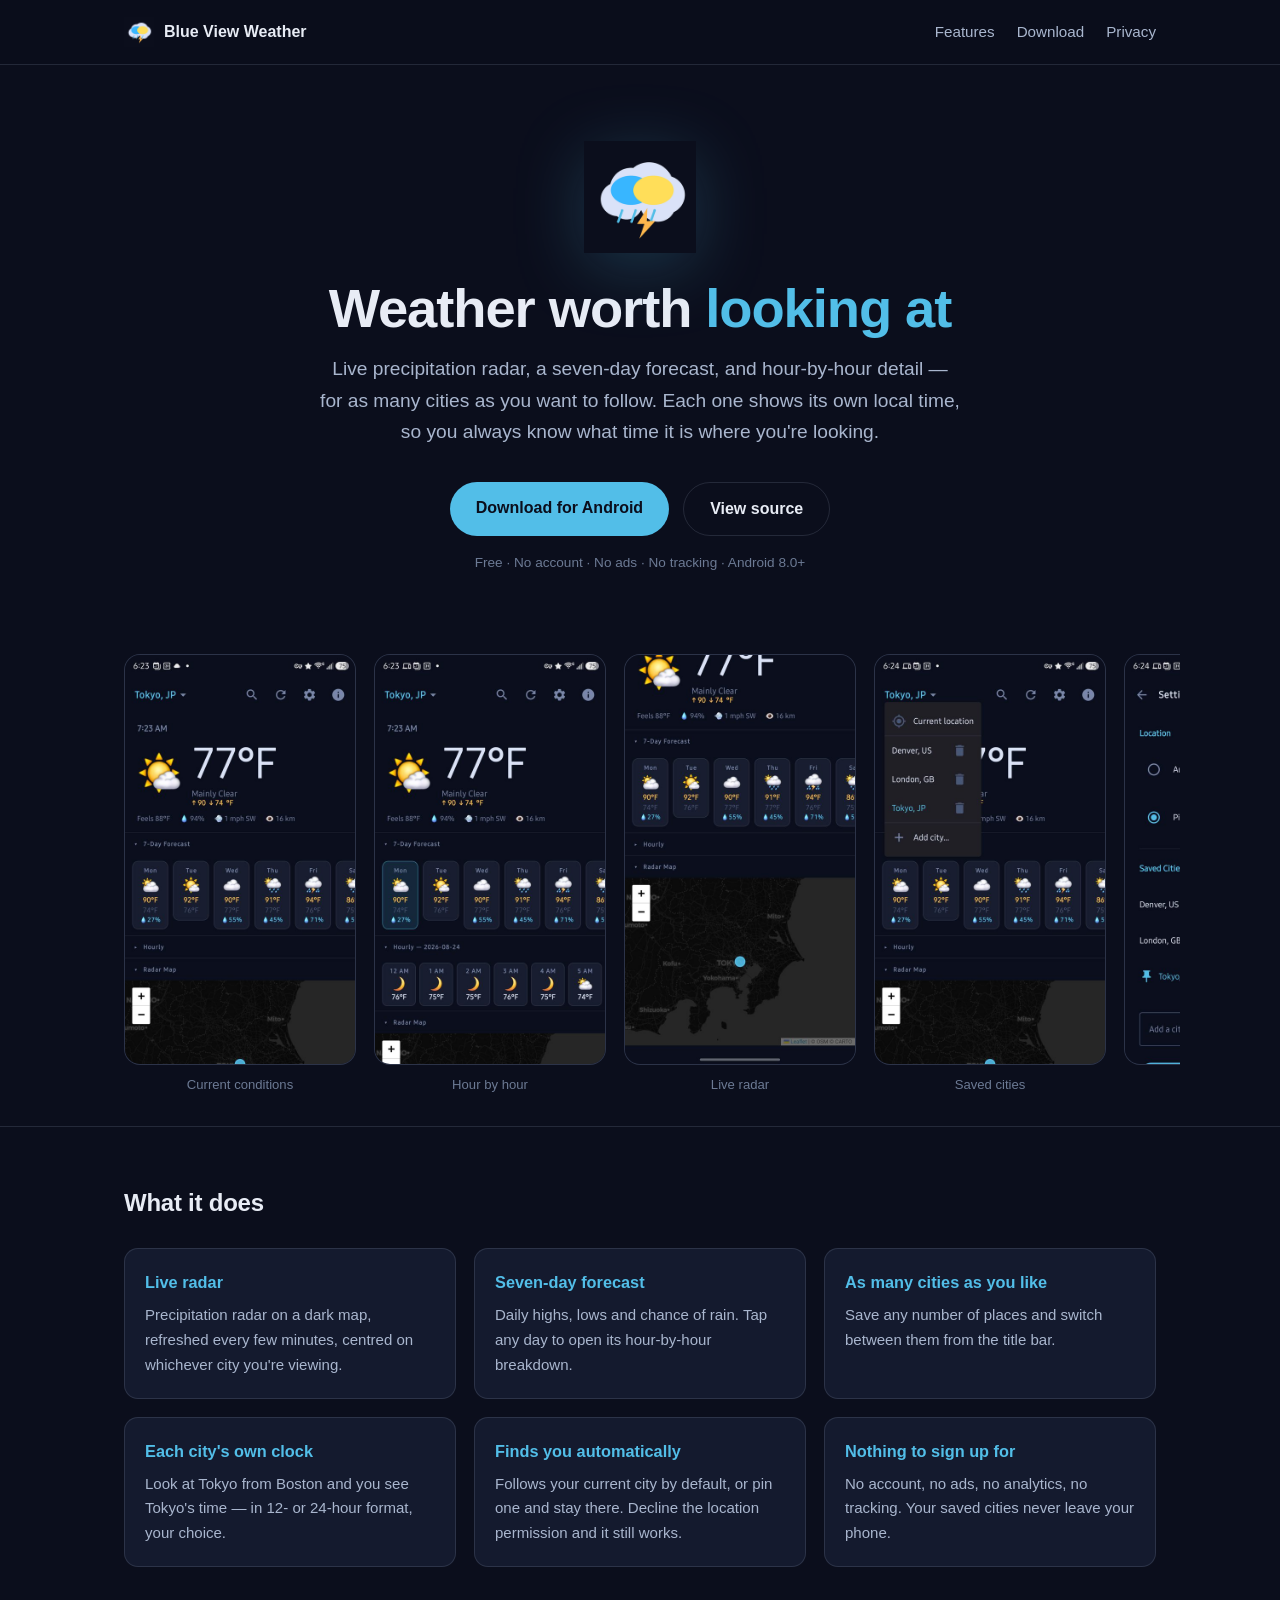
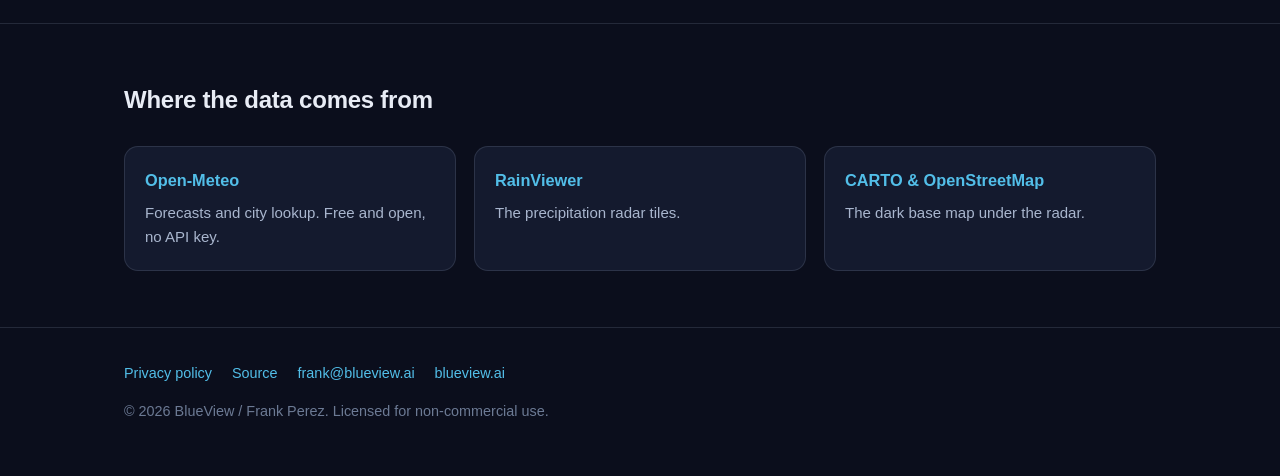
<file: website/index.html>
<!doctype html>
<html lang="en">
<head>
<meta charset="utf-8">
<meta name="viewport" content="width=device-width,initial-scale=1">
<title>Blue View Weather — live radar and 7-day forecast for Android</title>
<meta name="description" content="A free Android weather app with live precipitation radar, a 7-day forecast, hourly detail, and as many saved cities as you like — each showing its own local time. No account, no ads, no tracking.">
<link rel="icon" href="assets/icon.png">
<link rel="apple-touch-icon" href="assets/icon.png">
<link rel="stylesheet" href="assets/site.css">
<meta property="og:title" content="Blue View Weather">
<meta property="og:description" content="Live radar, 7-day forecast, saved cities with their own local time. Free, no ads, no tracking.">
<meta property="og:type" content="website">
<meta property="og:url" content="https://weather.blueview.ai/">
<meta property="og:image" content="https://weather.blueview.ai/assets/icon.png">
<meta name="theme-color" content="#0B0E1C">
</head>
<body>

<header class="top">
  <div class="wrap">
    <a class="brand" href="./"><img src="assets/icon.png" alt=""> Blue View Weather</a>
    <nav>
      <a href="#features">Features</a>
      <a href="#download">Download</a>
      <a href="privacy/">Privacy</a>
    </nav>
  </div>
</header>

<main>
  <div class="hero wrap">
    <img class="icon" src="assets/icon.png" alt="Blue View Weather app icon">
    <h1>Weather worth <span>looking at</span></h1>
    <p class="lede">
      Live precipitation radar, a seven-day forecast, and hour-by-hour detail —
      for as many cities as you want to follow. Each one shows its own local time,
      so you always know what time it is where you're looking.
    </p>
    <div class="cta" id="download">
      <a class="btn btn-primary" href="https://github.com/frank-blueview-ai/Blue-View-Ai-Weather/releases/latest">Download for Android</a>
      <a class="btn btn-ghost" href="https://github.com/frank-blueview-ai/Blue-View-Ai-Weather">View source</a>
    </div>
    <p class="note">Free · No account · No ads · No tracking · Android 8.0+</p>
  </div>

  <div class="shots">
    <figure><img src="assets/screenshots/current.jpg" alt="Current conditions for Tokyo showing 77 degrees and the local time" loading="lazy" width="540" height="960"><figcaption>Current conditions</figcaption></figure>
    <figure><img src="assets/screenshots/hourly.jpg" alt="Hour-by-hour breakdown for the selected day" loading="lazy" width="540" height="960"><figcaption>Hour by hour</figcaption></figure>
    <figure><img src="assets/screenshots/radar.jpg" alt="Live precipitation radar over the selected city" loading="lazy" width="540" height="960"><figcaption>Live radar</figcaption></figure>
    <figure><img src="assets/screenshots/cities.jpg" alt="City switcher listing saved cities" loading="lazy" width="540" height="960"><figcaption>Saved cities</figcaption></figure>
    <figure><img src="assets/screenshots/settings.jpg" alt="Settings screen with location, units and time format" loading="lazy" width="540" height="960"><figcaption>Settings</figcaption></figure>
  </div>

  <section id="features">
    <div class="wrap">
      <h2>What it does</h2>
      <div class="grid">
        <div class="card"><h3>Live radar</h3><p>Precipitation radar on a dark map, refreshed every few minutes, centred on whichever city you're viewing.</p></div>
        <div class="card"><h3>Seven-day forecast</h3><p>Daily highs, lows and chance of rain. Tap any day to open its hour-by-hour breakdown.</p></div>
        <div class="card"><h3>As many cities as you like</h3><p>Save any number of places and switch between them from the title bar.</p></div>
        <div class="card"><h3>Each city's own clock</h3><p>Look at Tokyo from Boston and you see Tokyo's time — in 12- or 24-hour format, your choice.</p></div>
        <div class="card"><h3>Finds you automatically</h3><p>Follows your current city by default, or pin one and stay there. Decline the location permission and it still works.</p></div>
        <div class="card"><h3>Nothing to sign up for</h3><p>No account, no ads, no analytics, no tracking. Your saved cities never leave your phone.</p></div>
      </div>
    </div>
  </section>

  <section>
    <div class="wrap">
      <h2>Where the data comes from</h2>
      <div class="grid">
        <div class="card"><h3><a href="https://open-meteo.com">Open-Meteo</a></h3><p>Forecasts and city lookup. Free and open, no API key.</p></div>
        <div class="card"><h3><a href="https://rainviewer.com">RainViewer</a></h3><p>The precipitation radar tiles.</p></div>
        <div class="card"><h3><a href="https://carto.com">CARTO</a> &amp; <a href="https://openstreetmap.org">OpenStreetMap</a></h3><p>The dark base map under the radar.</p></div>
      </div>
    </div>
  </section>
</main>

<footer>
  <div class="wrap">
    <div class="links">
      <a href="privacy/">Privacy policy</a>
      <a href="https://github.com/frank-blueview-ai/Blue-View-Ai-Weather">Source</a>
      <a href="mailto:frank@blueview.ai">frank@blueview.ai</a>
      <a href="https://blueview.ai">blueview.ai</a>
    </div>
    <div>&copy; 2026 BlueView / Frank Perez. Licensed for non-commercial use.</div>
  </div>
</footer>

</body>
</html>
</file>
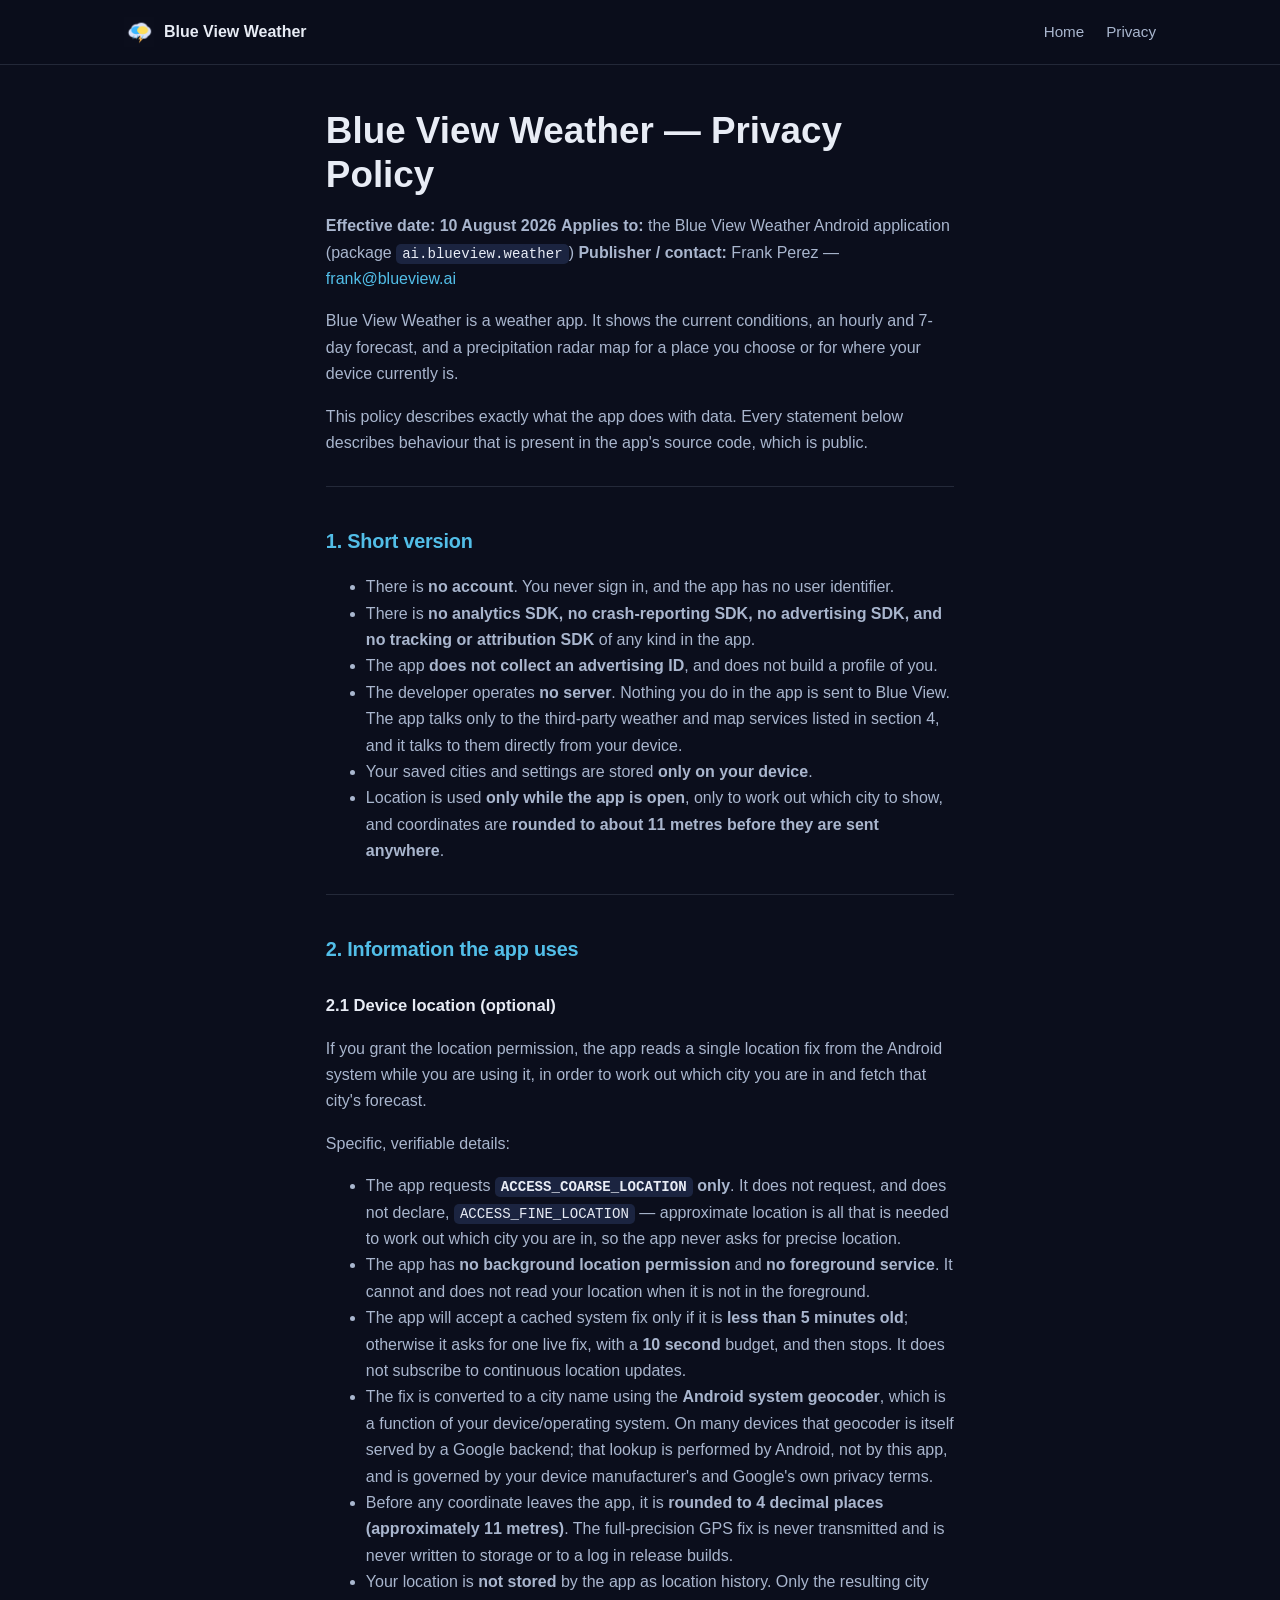
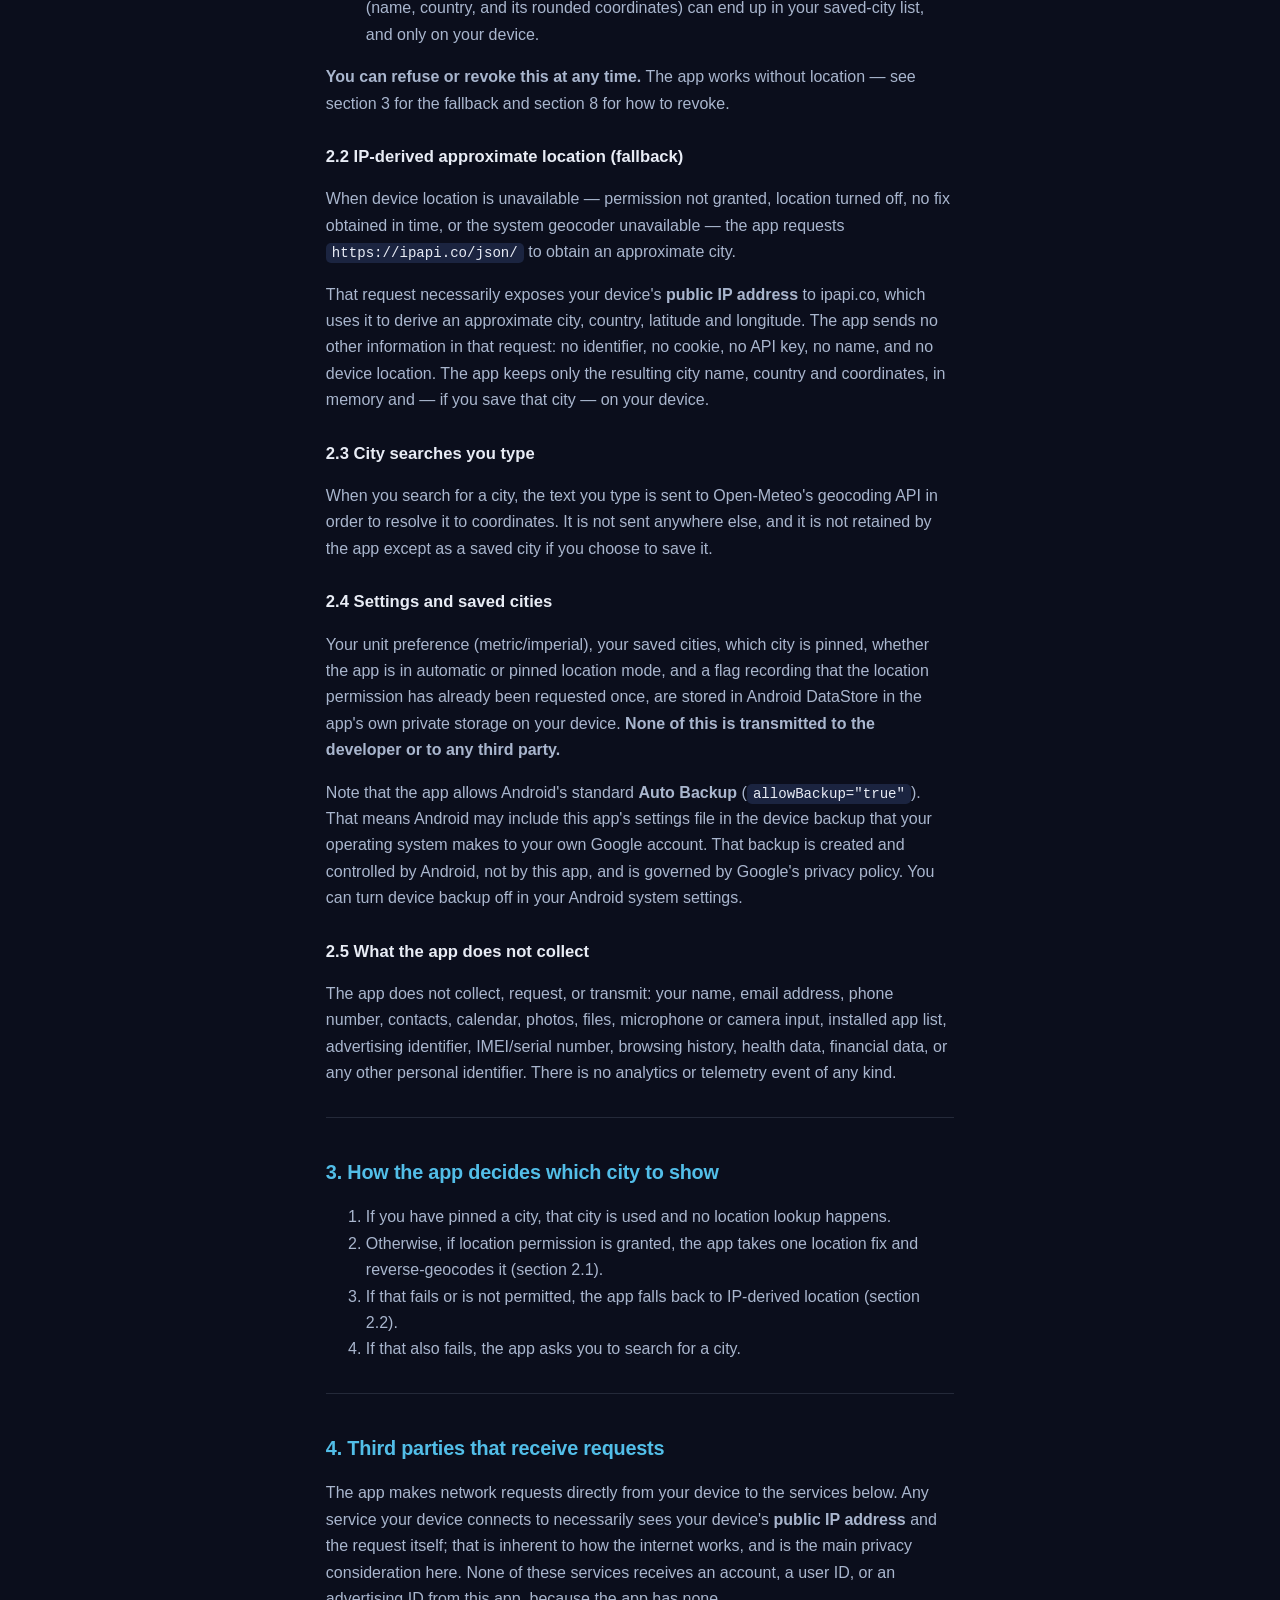
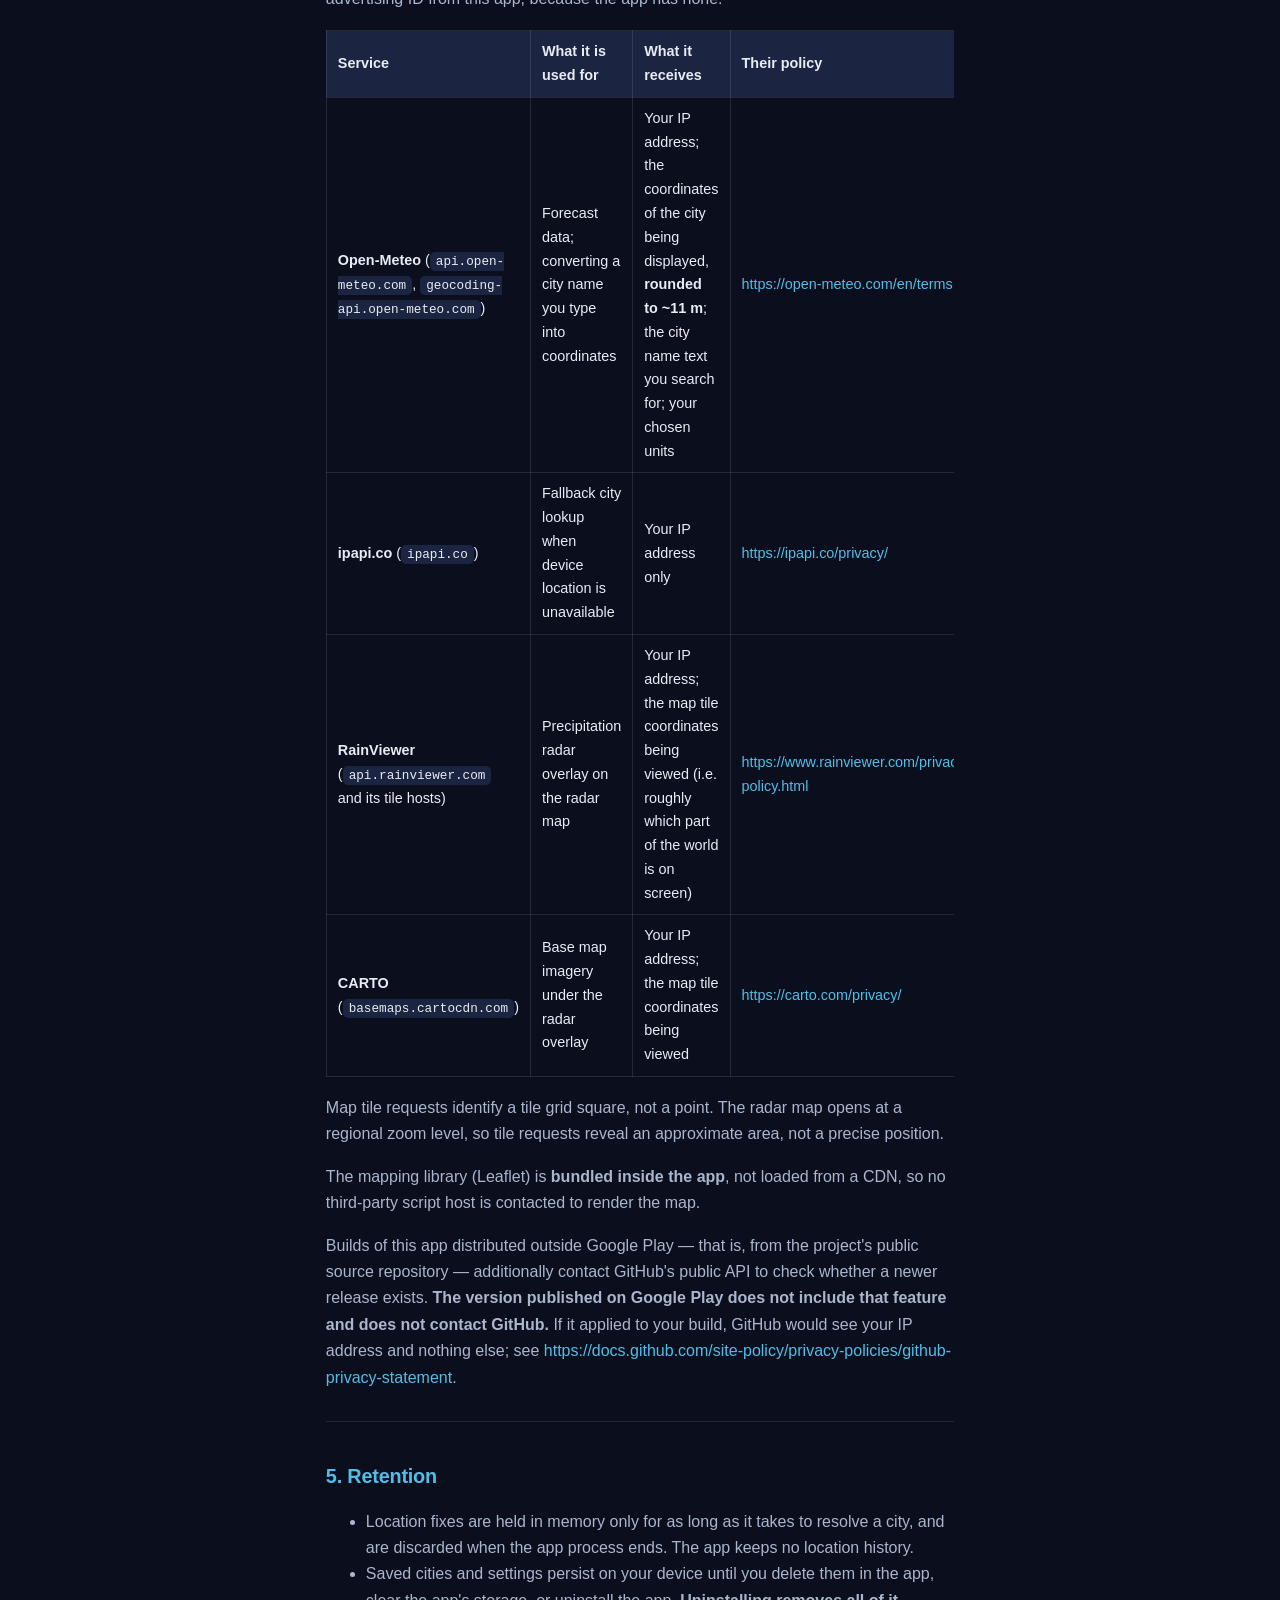
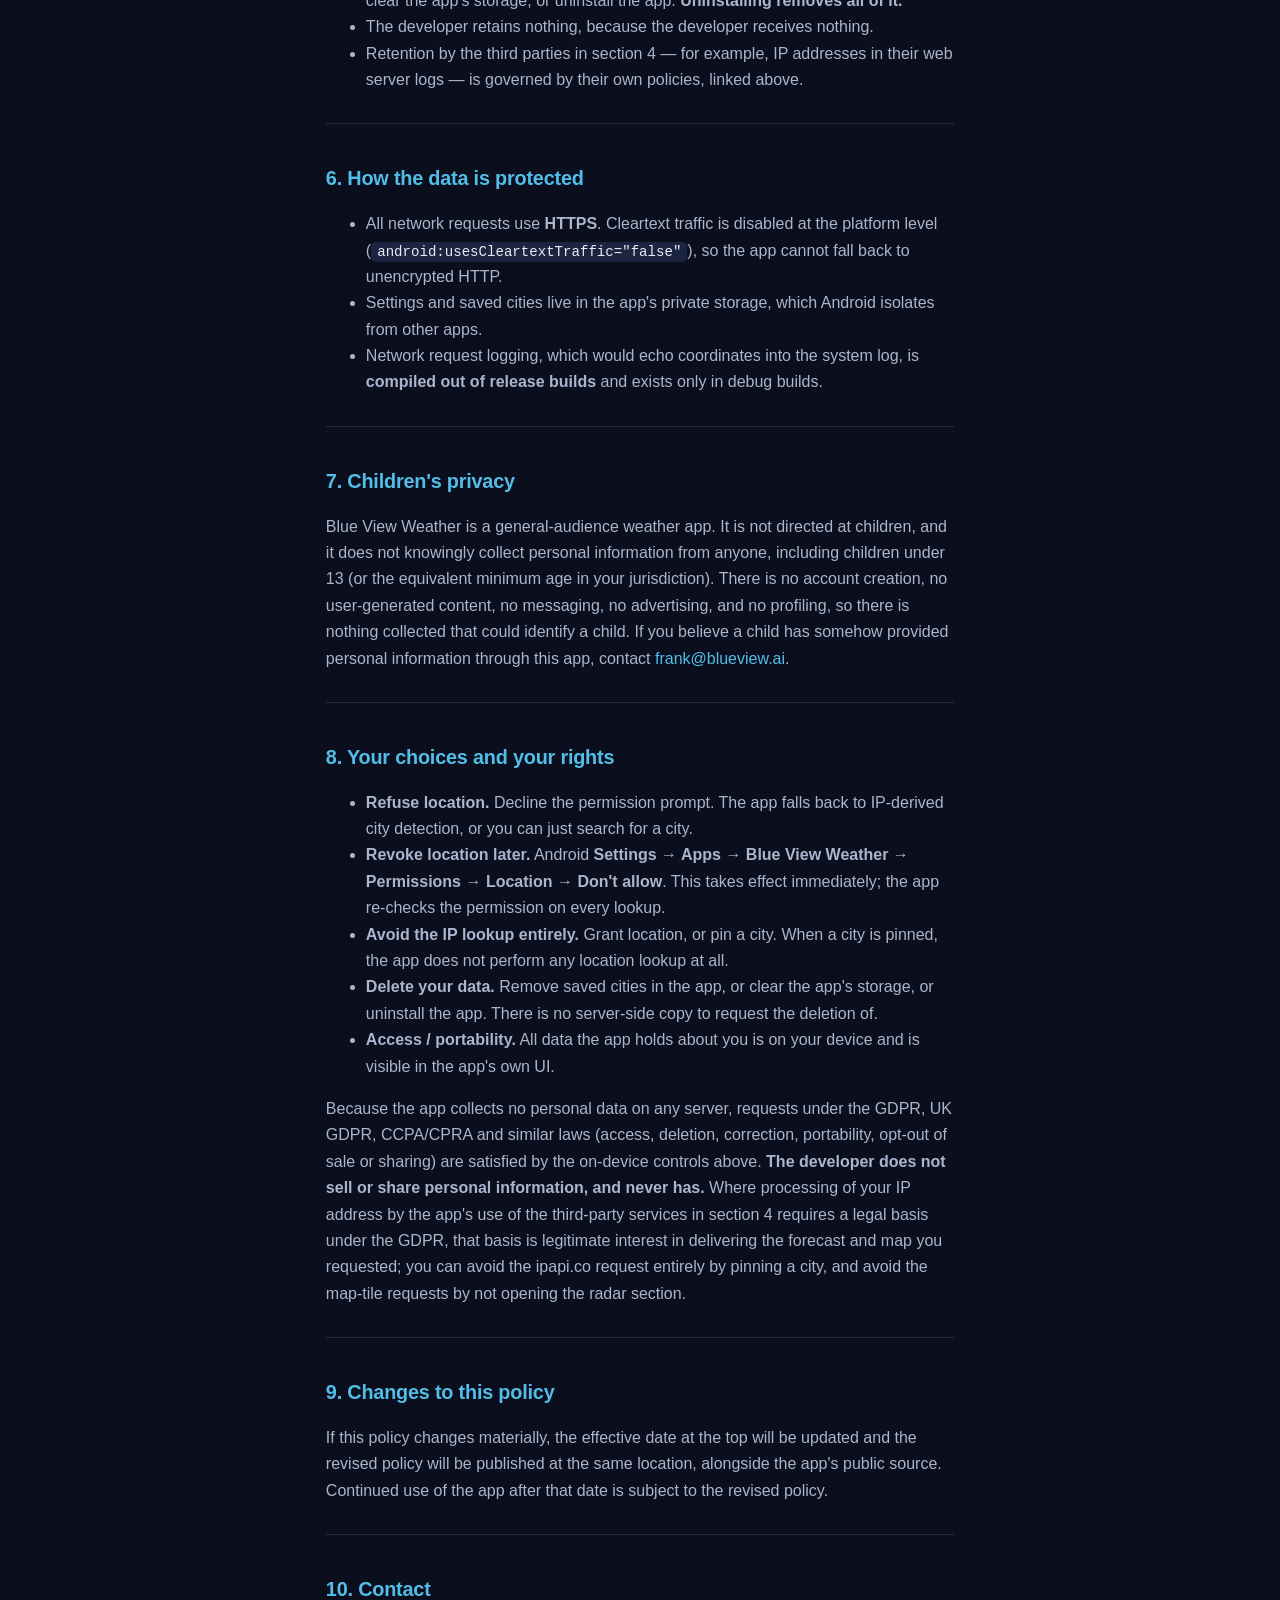
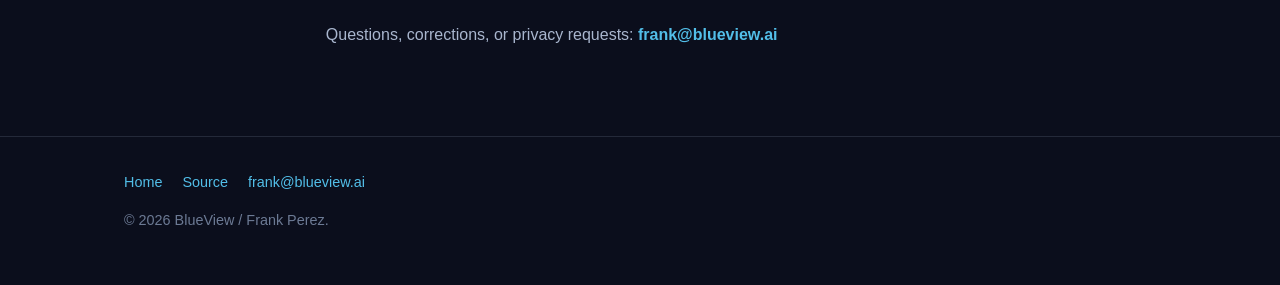
<file: website/privacy/index.html>
<!doctype html>
<html lang="en">
<head>
<meta charset="utf-8">
<meta name="viewport" content="width=device-width,initial-scale=1">
<title>Blue View Weather — Privacy Policy</title>
<meta name="description" content="How the Blue View Weather Android app handles location and other data.">
<link rel="icon" href="../assets/icon.png">
<link rel="stylesheet" href="../assets/site.css">
<meta name="theme-color" content="#0B0E1C">
<meta name="robots" content="index,follow">
</head>
<body>

<header class="top">
  <div class="wrap">
    <a class="brand" href="../"><img src="../assets/icon.png" alt=""> Blue View Weather</a>
    <nav><a href="../">Home</a><a href="./">Privacy</a></nav>
  </div>
</header>

<main class="prose">
<h1 id="blue-view-weather-privacy-policy">Blue View Weather — Privacy Policy</h1>
<p><strong>Effective date: 10 August 2026</strong>
<strong>Applies to:</strong> the Blue View Weather Android application (package <code>ai.blueview.weather</code>)
<strong>Publisher / contact:</strong> Frank Perez — <a href="&#109;&#97;&#105;&#108;&#116;&#111;&#58;&#102;&#114;&#97;&#110;&#107;&#64;&#98;&#108;&#117;&#101;&#118;&#105;&#101;&#119;&#46;&#97;&#105;">&#102;&#114;&#97;&#110;&#107;&#64;&#98;&#108;&#117;&#101;&#118;&#105;&#101;&#119;&#46;&#97;&#105;</a></p>
<p>Blue View Weather is a weather app. It shows the current conditions, an hourly and
7-day forecast, and a precipitation radar map for a place you choose or for where
your device currently is.</p>
<p>This policy describes exactly what the app does with data. Every statement below
describes behaviour that is present in the app's source code, which is public.</p>
<hr />
<h2 id="1-short-version">1. Short version</h2>
<ul>
<li>There is <strong>no account</strong>. You never sign in, and the app has no user identifier.</li>
<li>There is <strong>no analytics SDK, no crash-reporting SDK, no advertising SDK, and no
  tracking or attribution SDK</strong> of any kind in the app.</li>
<li>The app <strong>does not collect an advertising ID</strong>, and does not build a profile of you.</li>
<li>The developer operates <strong>no server</strong>. Nothing you do in the app is sent to Blue
  View. The app talks only to the third-party weather and map services listed in
  section 4, and it talks to them directly from your device.</li>
<li>Your saved cities and settings are stored <strong>only on your device</strong>.</li>
<li>Location is used <strong>only while the app is open</strong>, only to work out which city to
  show, and coordinates are <strong>rounded to about 11 metres before they are sent
  anywhere</strong>.</li>
</ul>
<hr />
<h2 id="2-information-the-app-uses">2. Information the app uses</h2>
<h3 id="21-device-location-optional">2.1 Device location (optional)</h3>
<p>If you grant the location permission, the app reads a single location fix from the
Android system while you are using it, in order to work out which city you are in
and fetch that city's forecast.</p>
<p>Specific, verifiable details:</p>
<ul>
<li>The app requests <strong><code>ACCESS_COARSE_LOCATION</code> only</strong>. It does not request, and does
  not declare, <code>ACCESS_FINE_LOCATION</code> — approximate location is all that is needed to
  work out which city you are in, so the app never asks for precise location.</li>
<li>The app has <strong>no background location permission</strong> and <strong>no foreground service</strong>.
  It cannot and does not read your location when it is not in the foreground.</li>
<li>The app will accept a cached system fix only if it is <strong>less than 5 minutes old</strong>;
  otherwise it asks for one live fix, with a <strong>10 second</strong> budget, and then stops.
  It does not subscribe to continuous location updates.</li>
<li>The fix is converted to a city name using the <strong>Android system geocoder</strong>, which
  is a function of your device/operating system. On many devices that geocoder is
  itself served by a Google backend; that lookup is performed by Android, not by
  this app, and is governed by your device manufacturer's and Google's own privacy
  terms.</li>
<li>Before any coordinate leaves the app, it is <strong>rounded to 4 decimal places
  (approximately 11 metres)</strong>. The full-precision GPS fix is never transmitted and
  is never written to storage or to a log in release builds.</li>
<li>Your location is <strong>not stored</strong> by the app as location history. Only the resulting
  city (name, country, and its rounded coordinates) can end up in your saved-city
  list, and only on your device.</li>
</ul>
<p><strong>You can refuse or revoke this at any time.</strong> The app works without location — see
section 3 for the fallback and section 8 for how to revoke.</p>
<h3 id="22-ip-derived-approximate-location-fallback">2.2 IP-derived approximate location (fallback)</h3>
<p>When device location is unavailable — permission not granted, location turned off,
no fix obtained in time, or the system geocoder unavailable — the app requests
<code>https://ipapi.co/json/</code> to obtain an approximate city.</p>
<p>That request necessarily exposes your device's <strong>public IP address</strong> to ipapi.co,
which uses it to derive an approximate city, country, latitude and longitude. The
app sends no other information in that request: no identifier, no cookie, no API
key, no name, and no device location. The app keeps only the resulting city name,
country and coordinates, in memory and — if you save that city — on your device.</p>
<h3 id="23-city-searches-you-type">2.3 City searches you type</h3>
<p>When you search for a city, the text you type is sent to Open-Meteo's geocoding API
in order to resolve it to coordinates. It is not sent anywhere else, and it is not
retained by the app except as a saved city if you choose to save it.</p>
<h3 id="24-settings-and-saved-cities">2.4 Settings and saved cities</h3>
<p>Your unit preference (metric/imperial), your saved cities, which city is pinned,
whether the app is in automatic or pinned location mode, and a flag recording that
the location permission has already been requested once, are stored in Android
DataStore in the app's own private storage on your device. <strong>None of this is
transmitted to the developer or to any third party.</strong></p>
<p>Note that the app allows Android's standard <strong>Auto Backup</strong> (<code>allowBackup="true"</code>).
That means Android may include this app's settings file in the device backup that
your operating system makes to your own Google account. That backup is created and
controlled by Android, not by this app, and is governed by Google's privacy policy.
You can turn device backup off in your Android system settings.</p>
<h3 id="25-what-the-app-does-not-collect">2.5 What the app does <strong>not</strong> collect</h3>
<p>The app does not collect, request, or transmit: your name, email address, phone
number, contacts, calendar, photos, files, microphone or camera input, installed
app list, advertising identifier, IMEI/serial number, browsing history, health data,
financial data, or any other personal identifier. There is no analytics or telemetry
event of any kind.</p>
<hr />
<h2 id="3-how-the-app-decides-which-city-to-show">3. How the app decides which city to show</h2>
<ol>
<li>If you have pinned a city, that city is used and no location lookup happens.</li>
<li>Otherwise, if location permission is granted, the app takes one location fix and
   reverse-geocodes it (section 2.1).</li>
<li>If that fails or is not permitted, the app falls back to IP-derived location
   (section 2.2).</li>
<li>If that also fails, the app asks you to search for a city.</li>
</ol>
<hr />
<h2 id="4-third-parties-that-receive-requests">4. Third parties that receive requests</h2>
<p>The app makes network requests directly from your device to the services below. Any
service your device connects to necessarily sees your device's <strong>public IP address</strong>
and the request itself; that is inherent to how the internet works, and is the main
privacy consideration here. None of these services receives an account, a user ID,
or an advertising ID from this app, because the app has none.</p>
<table>
<thead>
<tr>
<th>Service</th>
<th>What it is used for</th>
<th>What it receives</th>
<th>Their policy</th>
</tr>
</thead>
<tbody>
<tr>
<td><strong>Open-Meteo</strong> (<code>api.open-meteo.com</code>, <code>geocoding-api.open-meteo.com</code>)</td>
<td>Forecast data; converting a city name you type into coordinates</td>
<td>Your IP address; the coordinates of the city being displayed, <strong>rounded to ~11 m</strong>; the city name text you search for; your chosen units</td>
<td><a href="https://open-meteo.com/en/terms">https://open-meteo.com/en/terms</a></td>
</tr>
<tr>
<td><strong>ipapi.co</strong> (<code>ipapi.co</code>)</td>
<td>Fallback city lookup when device location is unavailable</td>
<td>Your IP address only</td>
<td><a href="https://ipapi.co/privacy/">https://ipapi.co/privacy/</a></td>
</tr>
<tr>
<td><strong>RainViewer</strong> (<code>api.rainviewer.com</code> and its tile hosts)</td>
<td>Precipitation radar overlay on the radar map</td>
<td>Your IP address; the map tile coordinates being viewed (i.e. roughly which part of the world is on screen)</td>
<td><a href="https://www.rainviewer.com/privacy-policy.html">https://www.rainviewer.com/privacy-policy.html</a></td>
</tr>
<tr>
<td><strong>CARTO</strong> (<code>basemaps.cartocdn.com</code>)</td>
<td>Base map imagery under the radar overlay</td>
<td>Your IP address; the map tile coordinates being viewed</td>
<td><a href="https://carto.com/privacy/">https://carto.com/privacy/</a></td>
</tr>
</tbody>
</table>
<p>Map tile requests identify a tile grid square, not a point. The radar map opens at a
regional zoom level, so tile requests reveal an approximate area, not a precise
position.</p>
<p>The mapping library (Leaflet) is <strong>bundled inside the app</strong>, not loaded from a CDN,
so no third-party script host is contacted to render the map.</p>
<p>Builds of this app distributed outside Google Play — that is, from the project's
public source repository — additionally contact GitHub's public API to check whether
a newer release exists. <strong>The version published on Google Play does not include that
feature and does not contact GitHub.</strong> If it applied to your build, GitHub would see
your IP address and nothing else; see <a href="https://docs.github.com/site-policy/privacy-policies/github-privacy-statement">https://docs.github.com/site-policy/privacy-policies/github-privacy-statement</a>.</p>
<hr />
<h2 id="5-retention">5. Retention</h2>
<ul>
<li>Location fixes are held in memory only for as long as it takes to resolve a city,
  and are discarded when the app process ends. The app keeps no location history.</li>
<li>Saved cities and settings persist on your device until you delete them in the app,
  clear the app's storage, or uninstall the app. <strong>Uninstalling removes all of it.</strong></li>
<li>The developer retains nothing, because the developer receives nothing.</li>
<li>Retention by the third parties in section 4 — for example, IP addresses in their
  web server logs — is governed by their own policies, linked above.</li>
</ul>
<hr />
<h2 id="6-how-the-data-is-protected">6. How the data is protected</h2>
<ul>
<li>All network requests use <strong>HTTPS</strong>. Cleartext traffic is disabled at the platform
  level (<code>android:usesCleartextTraffic="false"</code>), so the app cannot fall back to
  unencrypted HTTP.</li>
<li>Settings and saved cities live in the app's private storage, which Android isolates
  from other apps.</li>
<li>Network request logging, which would echo coordinates into the system log, is
  <strong>compiled out of release builds</strong> and exists only in debug builds.</li>
</ul>
<hr />
<h2 id="7-childrens-privacy">7. Children's privacy</h2>
<p>Blue View Weather is a general-audience weather app. It is not directed at children,
and it does not knowingly collect personal information from anyone, including
children under 13 (or the equivalent minimum age in your jurisdiction). There is no
account creation, no user-generated content, no messaging, no advertising, and no
profiling, so there is nothing collected that could identify a child. If you believe
a child has somehow provided personal information through this app, contact
<a href="&#109;&#97;&#105;&#108;&#116;&#111;&#58;&#102;&#114;&#97;&#110;&#107;&#64;&#98;&#108;&#117;&#101;&#118;&#105;&#101;&#119;&#46;&#97;&#105;">&#102;&#114;&#97;&#110;&#107;&#64;&#98;&#108;&#117;&#101;&#118;&#105;&#101;&#119;&#46;&#97;&#105;</a>.</p>
<hr />
<h2 id="8-your-choices-and-your-rights">8. Your choices and your rights</h2>
<ul>
<li><strong>Refuse location.</strong> Decline the permission prompt. The app falls back to
  IP-derived city detection, or you can just search for a city.</li>
<li><strong>Revoke location later.</strong> Android <strong>Settings → Apps → Blue View Weather →
  Permissions → Location → Don't allow</strong>. This takes effect immediately; the app
  re-checks the permission on every lookup.</li>
<li><strong>Avoid the IP lookup entirely.</strong> Grant location, or pin a city. When a city is
  pinned, the app does not perform any location lookup at all.</li>
<li><strong>Delete your data.</strong> Remove saved cities in the app, or clear the app's storage,
  or uninstall the app. There is no server-side copy to request the deletion of.</li>
<li><strong>Access / portability.</strong> All data the app holds about you is on your device and
  is visible in the app's own UI.</li>
</ul>
<p>Because the app collects no personal data on any server, requests under the GDPR,
UK GDPR, CCPA/CPRA and similar laws (access, deletion, correction, portability,
opt-out of sale or sharing) are satisfied by the on-device controls above. <strong>The
developer does not sell or share personal information, and never has.</strong> Where
processing of your IP address by the app's use of the third-party services in
section 4 requires a legal basis under the GDPR, that basis is legitimate interest
in delivering the forecast and map you requested; you can avoid the ipapi.co request
entirely by pinning a city, and avoid the map-tile requests by not opening the radar
section.</p>
<hr />
<h2 id="9-changes-to-this-policy">9. Changes to this policy</h2>
<p>If this policy changes materially, the effective date at the top will be updated and
the revised policy will be published at the same location, alongside the app's public
source. Continued use of the app after that date is subject to the revised policy.</p>
<hr />
<h2 id="10-contact">10. Contact</h2>
<p>Questions, corrections, or privacy requests: <strong><a href="&#109;&#97;&#105;&#108;&#116;&#111;&#58;&#102;&#114;&#97;&#110;&#107;&#64;&#98;&#108;&#117;&#101;&#118;&#105;&#101;&#119;&#46;&#97;&#105;">&#102;&#114;&#97;&#110;&#107;&#64;&#98;&#108;&#117;&#101;&#118;&#105;&#101;&#119;&#46;&#97;&#105;</a></strong></p>
</main>

<footer>
  <div class="wrap">
    <div class="links">
      <a href="../">Home</a>
      <a href="https://github.com/frank-blueview-ai/Blue-View-Ai-Weather">Source</a>
      <a href="mailto:frank@blueview.ai">frank@blueview.ai</a>
    </div>
    <div>&copy; 2026 BlueView / Frank Perez.</div>
  </div>
</footer>

</body>
</html>
</file>
<file: website/assets/site.css>
/* Blue View Weather — palette lifted from the app itself, not re-invented. */
:root{
  --navy:#0B0E1C; --navy-card:#141A2E; --navy-mid:#1B2440;
  --blue:#52BEE8; --amber:#F5A742;
  --ink:#E8ECF5; --ink-2:#A9B6CE; --ink-3:#6C7A94;
  --edge:rgba(169,182,206,.16);
  --wrap:1080px;
}
*{box-sizing:border-box}
html{-webkit-text-size-adjust:100%}
body{
  margin:0; background:var(--navy); color:var(--ink);
  font:16px/1.65 -apple-system,BlinkMacSystemFont,"Segoe UI",Roboto,"Helvetica Neue",Arial,sans-serif;
  -webkit-font-smoothing:antialiased;
}
a{color:var(--blue); text-decoration:none}
a:hover{text-decoration:underline}
a:focus-visible,button:focus-visible{outline:2px solid var(--blue); outline-offset:3px; border-radius:4px}
img{max-width:100%; height:auto; display:block}
.wrap{max-width:var(--wrap); margin:0 auto; padding:0 24px}

header.top{position:sticky; top:0; z-index:10; background:rgba(11,14,28,.9);
  backdrop-filter:blur(10px); border-bottom:1px solid var(--edge)}
.top .wrap{display:flex; align-items:center; gap:12px; height:64px}
.brand{display:flex; align-items:center; gap:10px; font-weight:650; color:var(--ink)}
.brand img{width:30px;height:30px}
.top nav{margin-left:auto; display:flex; gap:22px; font-size:.95rem}
.top nav a{color:var(--ink-2)}

.hero{padding:76px 0 56px; text-align:center}
.hero img.icon{width:112px;height:112px;margin:0 auto 26px;
  filter:drop-shadow(0 14px 34px rgba(82,190,232,.22))}
.hero h1{margin:0 0 14px; font-size:clamp(2.1rem,6vw,3.4rem); line-height:1.1; letter-spacing:-.02em}
.hero h1 span{color:var(--blue)}
.hero p.lede{margin:0 auto 34px; max-width:60ch; font-size:clamp(1.02rem,2.4vw,1.2rem); color:var(--ink-2)}
.cta{display:flex; gap:14px; justify-content:center; flex-wrap:wrap}
.btn{display:inline-block; padding:13px 26px; border-radius:999px; font-weight:600}
.btn-primary{background:var(--blue); color:var(--navy)}
.btn-primary:hover{background:#6ccdf2; text-decoration:none}
.btn-ghost{border:1px solid var(--edge); color:var(--ink)}
.btn-ghost:hover{border-color:var(--blue); text-decoration:none}
.note{margin-top:16px; font-size:.85rem; color:var(--ink-3)}

.shots{display:flex; gap:18px; overflow-x:auto; padding:10px 24px 30px;
  scroll-snap-type:x mandatory; max-width:var(--wrap); margin:0 auto}
.shots figure{margin:0; flex:0 0 auto; scroll-snap-align:center; width:min(232px,58vw)}
.shots img{border-radius:16px; border:1px solid var(--edge); background:var(--navy-card)}
.shots figcaption{margin-top:9px; font-size:.82rem; color:var(--ink-3); text-align:center}

section{padding:56px 0; border-top:1px solid var(--edge)}
h2{margin:0 0 26px; font-size:1.5rem; letter-spacing:-.01em}
.grid{display:grid; gap:18px; grid-template-columns:repeat(auto-fit,minmax(250px,1fr))}
.card{background:var(--navy-card); border:1px solid var(--edge); border-radius:14px; padding:20px}
.card h3{margin:0 0 7px; font-size:1.02rem; color:var(--blue)}
.card p{margin:0; color:var(--ink-2); font-size:.94rem}

footer{border-top:1px solid var(--edge); padding:34px 0 52px; color:var(--ink-3); font-size:.9rem}
footer .links{display:flex; gap:20px; flex-wrap:wrap; margin-bottom:14px}

/* Long-form policy pages */
.prose{max-width:76ch; margin:0 auto; padding:44px 24px 72px}
.prose h1{font-size:clamp(1.7rem,4.4vw,2.3rem); line-height:1.2; margin:0 0 8px}
.prose h2{margin:38px 0 12px; font-size:1.24rem; color:var(--blue); scroll-margin-top:80px}
.prose h3{margin:26px 0 8px; font-size:1.04rem}
.prose p,.prose li{color:var(--ink-2)}
.prose code{background:var(--navy-mid); padding:2px 6px; border-radius:5px; font-size:.88em; color:var(--ink)}
.prose table{width:100%; border-collapse:collapse; margin:18px 0; display:block; overflow-x:auto}
.prose th,.prose td{border:1px solid var(--edge); padding:9px 11px; text-align:left; font-size:.9rem}
.prose th{background:var(--navy-mid); color:var(--ink)}
.prose blockquote{margin:18px 0; padding:12px 18px; border-left:3px solid var(--blue);
  background:var(--navy-card); border-radius:0 8px 8px 0}
.prose hr{border:0; border-top:1px solid var(--edge); margin:30px 0}

@media (prefers-reduced-motion:reduce){*{scroll-behavior:auto!important}}
</file>
